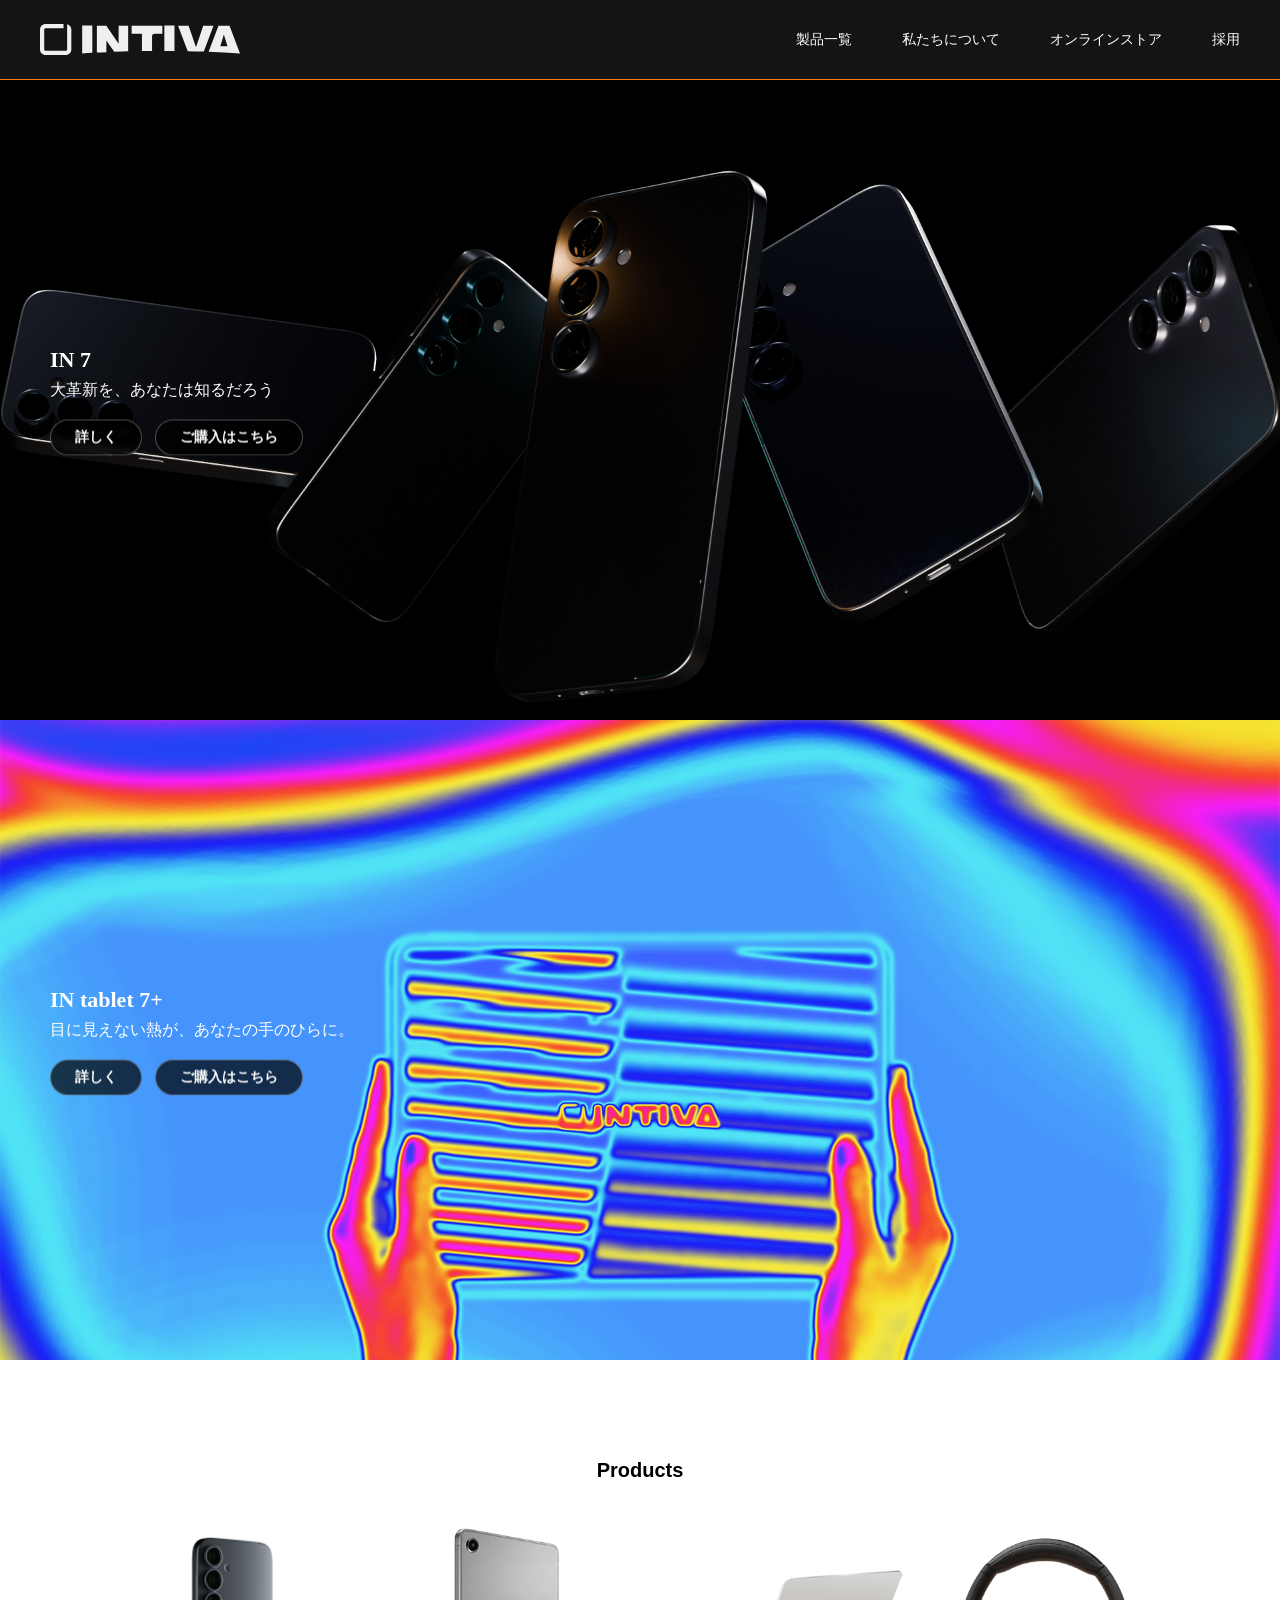
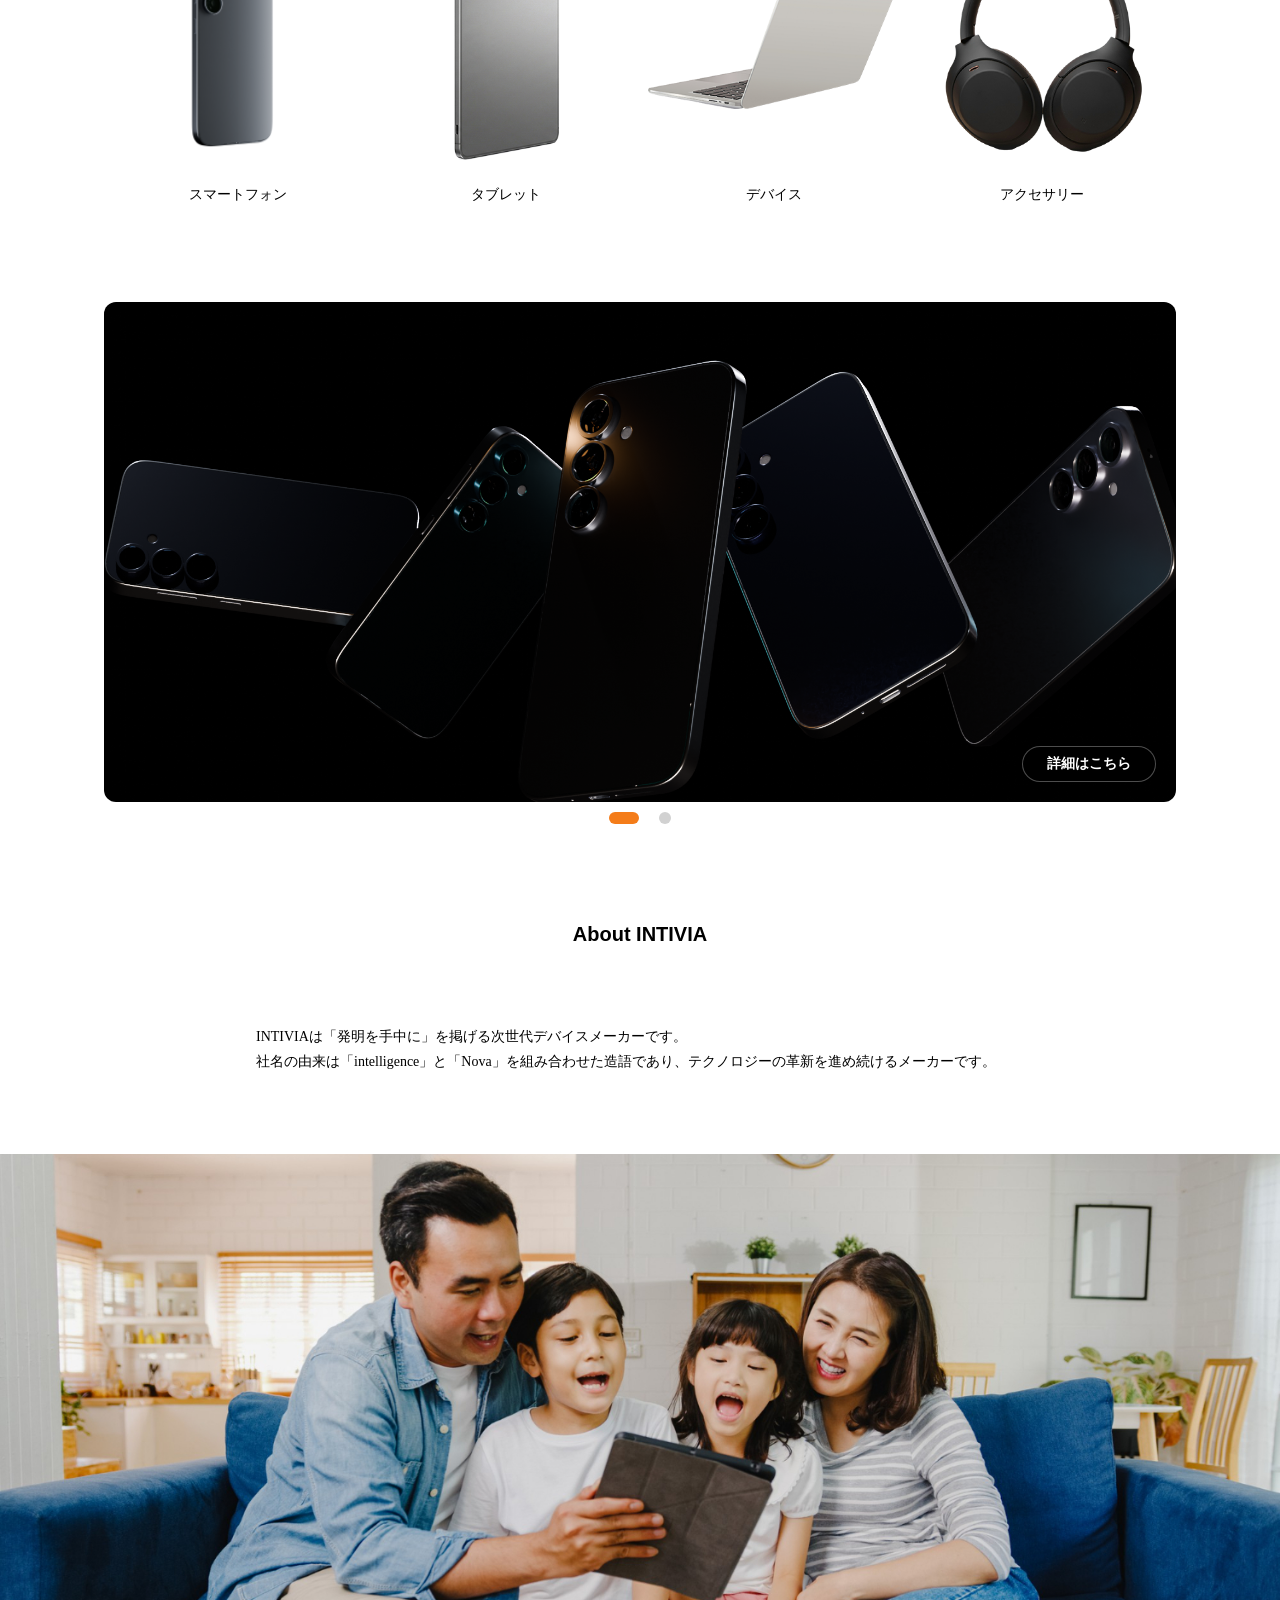
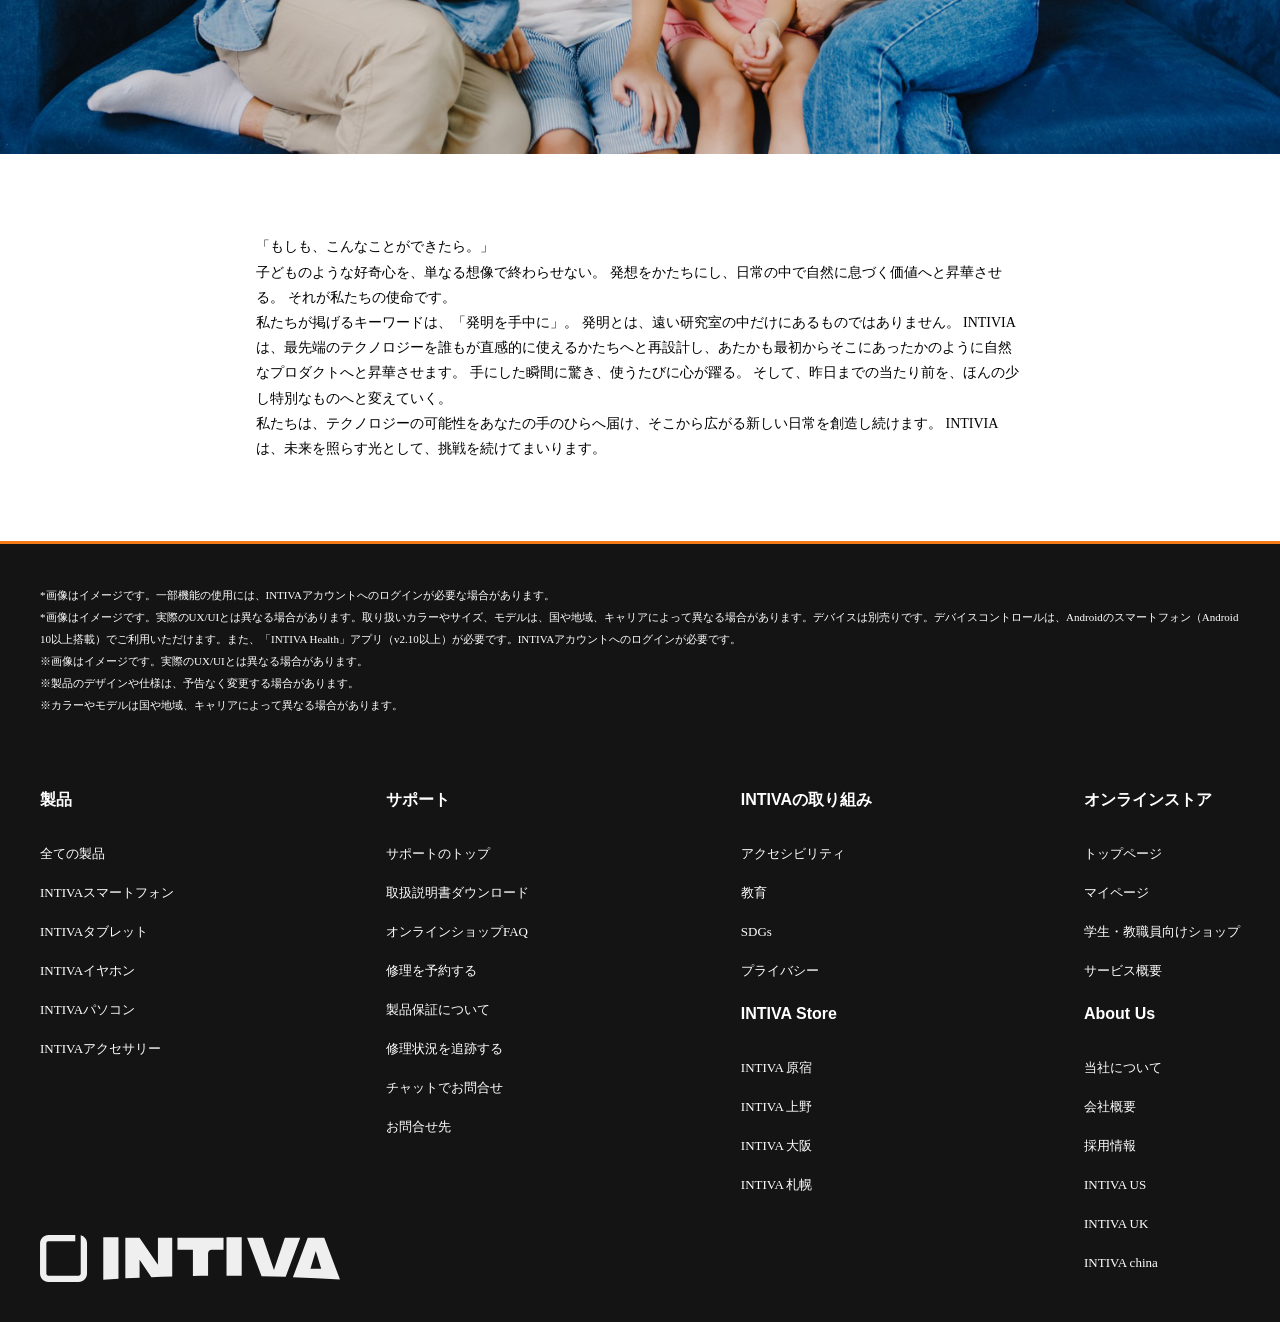
<file: index.html>
<!DOCTYPE html>
<html lang="ja">

<head>
    <meta charset="UTF-8">
    <meta name="viewport" content="width=device-width, initial-scale=1.0">
    <title>Document</title>
    <link rel="stylesheet" href="css/reset.css">
    <script src="https://ajax.googleapis.com/ajax/libs/jquery/3.7.1/jquery.min.js"></script>
    <script defer src="./js/slick.min.js"></script>
    <script defer src="./js/script.js"></script>
    <link rel="stylesheet" href="css/slick.css">
    <link rel="stylesheet" href="css/style.css">
    <link rel="stylesheet" href="css/common.css">
</head>

<body>
    <header>
        <a class="logo" href=""><img src="./img/intiva_logo.svg" alt=""></svg></a>
        <input type="checkbox" id="menu-toggle" class="menu-checkbox">
        <label for="menu-toggle" class="hamburger">
            <span></span>
            <span></span>
            <span></span>
        </label>
        <nav class="nav-menu">
            <ul>
                <li><a href="">製品一覧</a></li>
                <li><a href="./campaign/index.html">私たちについて</a></li>
                <li><a href="">オンラインストア</a></li>
                <li><a href="">採用</a></li>
            </ul>
        </nav>
    </header>
    <main>
        <section class="fv">
            <div class="fv-01">
                <img src="./img/TOP.png" alt="">
                <div class="fv-text">
                    <div class="fv-title">
                        <h6>IN 7</h6>
                        <p>
                            大革新を、あなたは知るだろう<br>
                        </p>
                    </div>
                    <a href="./product/index.html">詳しく</a>
                    <a href="">ご購入はこちら</a>
                </div>
            </div>
            <div class="fv-02">
                <img src="./img/tablet.jpg" alt="">
                <div class="fv-text">
                    <div class="fv-title">
                        <h6>IN tablet 7+</h6>
                        <p>
                            目に見えない熱が、あなたの手のひらに。<br>
                        </p>
                    </div>
                    <a href="">詳しく</a>
                    <a href="">ご購入はこちら</a>
                </div>
            </div>
        </section>
        <section class="product">
            <h3>Products</h3>
            <section class="catalog">
                <div>
                    <img src="./img/01.png" alt="">
                    <p>スマートフォン</p>
                </div>
                <div>
                    <img src="./img/tablet.png" alt="">
                    <p>タブレット</p>
                </div>
                <div>
                    <img src="./img/PC.png" alt="">
                    <p>デバイス</p>
                </div>
                <div>
                    <img src="./img/accessory.png" alt="">
                    <p>アクセサリー</p>
                </div>
            </section>
            <section class="campaign-wrapper">
                <div class="slider campaign">
                    <div class="slick-item">
                        <img src="./img/TOP.png" alt="キャンペーン1">
                        <a href="#" class="btn-detail">詳細はこちら</a>
                    </div>
                    <div class="slick-item">
                        <img src="./img/tablet.jpg" alt="キャンペーン2">
                        <a href="#" class="btn-detail">詳細はこちら</a>
                    </div>
                </div>
            </section>
        </section>
        <section class="about">
            <h3>About INTIVIA</h3>
            <p>INTIVIAは「発明を手中に」を掲げる次世代デバイスメーカーです。<br>
                社名の由来は「intelligence」と「Nova」を組み合わせた造語であり、テクノロジーの革新を進め続けるメーカーです。</p>
            <img src="./img/family.jpg" alt="">
            <p>
                「もしも、こんなことができたら。」<br>

                子どものような好奇心を、単なる想像で終わらせない。
                発想をかたちにし、日常の中で自然に息づく価値へと昇華させる。
                それが私たちの使命です。<br>

                私たちが掲げるキーワードは、「発明を手中に」。
                発明とは、遠い研究室の中だけにあるものではありません。
                INTIVIAは、最先端のテクノロジーを誰もが直感的に使えるかたちへと再設計し、あたかも最初からそこにあったかのように自然なプロダクトへと昇華させます。

                手にした瞬間に驚き、使うたびに心が躍る。
                そして、昨日までの当たり前を、ほんの少し特別なものへと変えていく。<br>

                私たちは、テクノロジーの可能性をあなたの手のひらへ届け、そこから広がる新しい日常を創造し続けます。
                INTIVIAは、未来を照らす光として、挑戦を続けてまいります。
            </p>
        </section>
    </main>
    <footer>
        <p>
            *画像はイメージです。一部機能の使用には、INTIVAアカウントへのログインが必要な場合があります。<br>
            *画像はイメージです。実際のUX/UIとは異なる場合があります。取り扱いカラーやサイズ、モデルは、国や地域、キャリアによって異なる場合があります。デバイスは別売りです。デバイスコントロールは、Androidのスマートフォン（Android
            10以上搭載）でご利用いただけます。また、「INTIVA Health」アプリ（v2.10以上）が必要です。INTIVAアカウントへのログインが必要です。<br>
            ※画像はイメージです。実際のUX/UIとは異なる場合があります。<br>
            ※製品のデザインや仕様は、予告なく変更する場合があります。<br>
            ※カラーやモデルは国や地域、キャリアによって異なる場合があります。<br>
        </p>
        <section class="f-content">
            <div class="f-product">
                <h3>製品</h3>
                <ul class="content">
                    <li>全ての製品</li>
                    <li>INTIVAスマートフォン</li>
                    <li>INTIVAタブレット</li>
                    <li>INTIVAイヤホン</li>
                    <li>INTIVAパソコン</li>
                    <li>INTIVAアクセサリー</li>
                </ul>
            </div>
            <div class="f-support">
                <h3>サポート</h3>
                <ul class="content">
                    <li>サポートのトップ</li>
                    <li>取扱説明書ダウンロード</li>
                    <li>オンラインショップFAQ</li>
                    <li>修理を予約する</li>
                    <li>製品保証について</li>
                    <li>修理状況を追跡する</li>
                    <li>チャットでお問合せ</li>
                    <li>お問合せ先</li>
                </ul>
            </div>
            <div>
                <div class="f-action">
                    <h3>INTIVAの取り組み</h3>
                    <ul class="content">
                        <li>アクセシビリティ</li>
                        <li>教育</li>
                        <li>SDGs</li>
                        <li>プライバシー</li>
                    </ul>
                </div>
                <div class="f-store">
                    <h3>INTIVA Store</h3>
                    <ul class="content">
                        <li>INTIVA 原宿</li>
                        <li>INTIVA 上野</li>
                        <li>INTIVA 大阪</li>
                        <li>INTIVA 札幌</li>
                    </ul>
                </div>
            </div>
            <div>
                <div class="f-page">
                    <h3>オンラインストア</h3>
                    <ul class="content">
                        <li>トップページ</li>
                        <li>マイページ</li>
                        <li>学生・教職員向けショップ</li>
                        <li>サービス概要</li>
                    </ul>
                </div>
                <div class="f-about">
                    <h3>About Us</h3>
                    <ul class="content">
                        <li>当社について</li>
                        <li>会社概要</li>
                        <li>採用情報</li>
                        <li>INTIVA US</li>
                        <li>INTIVA UK</li>
                        <li>INTIVA china</li>
                    </ul>
                </div>
            </div>
        </section>
        <a class="logo" href=""><img src="./img/intiva_logo.svg" alt=""></svg></a>
    </footer>
</body>

</html>
</file>
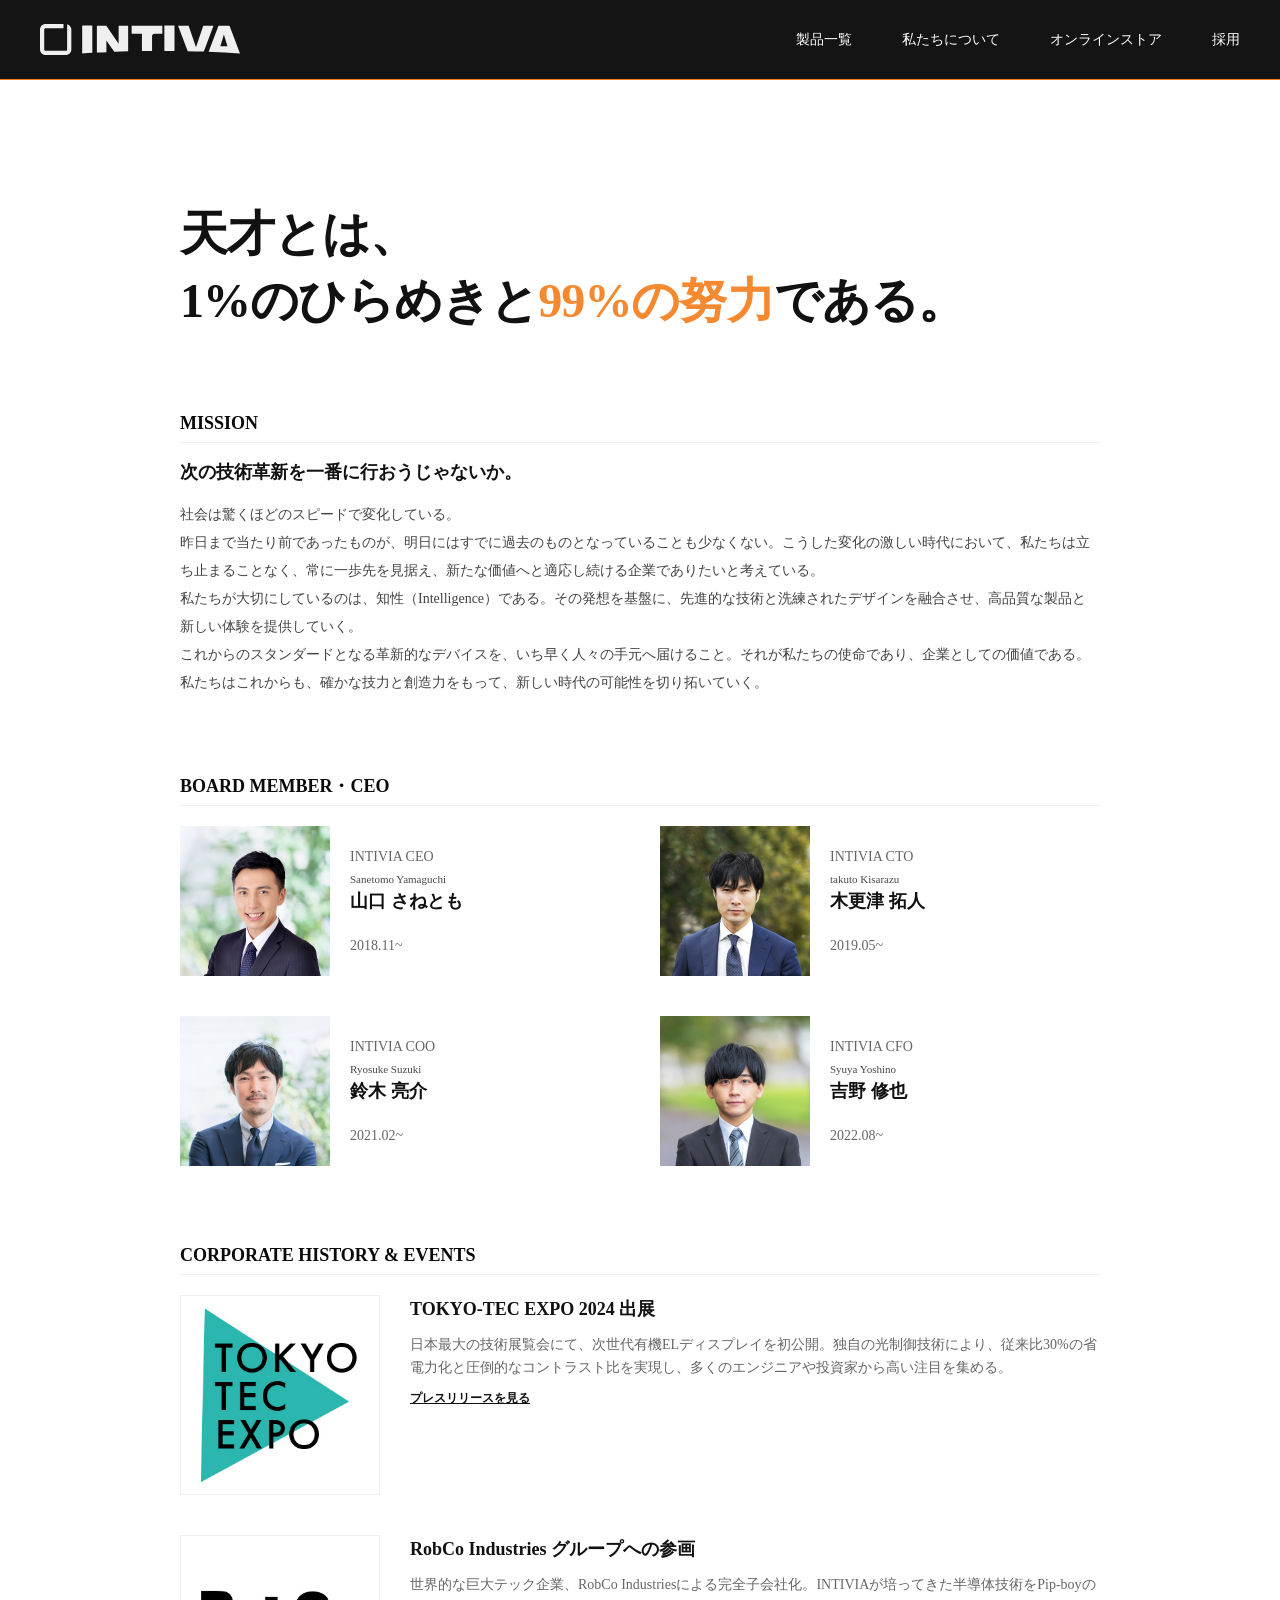
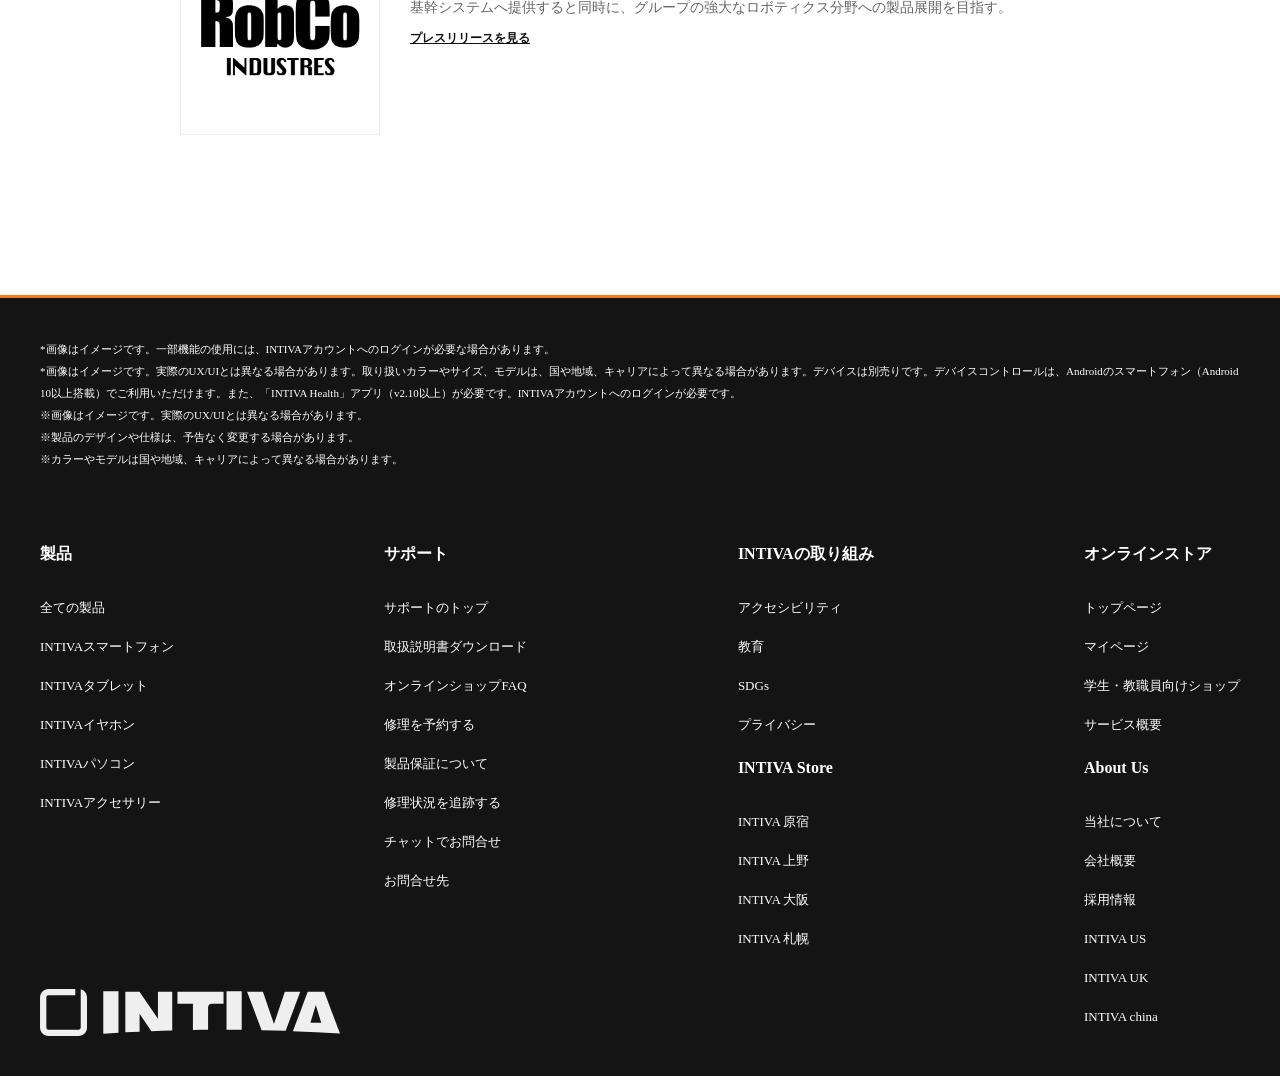
<file: campaign/index.html>
<!DOCTYPE html>
<html lang="ja">

<head>
    <meta charset="UTF-8">
    <meta name="viewport" content="width=device-width, initial-scale=1.0">
    <title>Document</title>
    <link rel="stylesheet" href="../css/reset.css">
    <script src="https://ajax.googleapis.com/ajax/libs/jquery/3.7.1/jquery.min.js"></script>
    <script defer src="../js/slick.min.js"></script>
    <script defer src="../js/script.js"></script>
    <link rel="stylesheet" href="../css/slick.css">
    <link rel="stylesheet" href="../css/style-aboutus.css">
    <link rel="stylesheet" href="../css/common.css">
</head>

<body>
    <header>
        <a class="logo" href="../index.html"><img src="../img/intiva_logo.svg" alt=""></svg></a>
        <input type="checkbox" id="menu-toggle" class="menu-checkbox">
        <label for="menu-toggle" class="hamburger">
            <span></span>
            <span></span>
            <span></span>
        </label>
        <nav class="nav-menu">
            <ul>
                <li><a href="">製品一覧</a></li>
                <li><a href="../campaign/index.html">私たちについて
                </a></li>
                <li><a href="">オンラインストア</a></li>
                <li><a href="">採用</a></li>
            </ul>
        </nav>
    </header>
    <main>
        <section class="brand-philosophy">
            <div class="philosophy-container">
                <h3 class="philosophy-title">天才とは、<br>
                    1%のひらめきと<span>99%の努力</span>である。</h3>
                
                <dl class="philosophy-list">
                    <dd class="label">mission</dd>
                    <dt class="mission-text">
                        <h6>次の技術革新を一番に行おうじゃないか。</h6>
                        <p>
                            社会は驚くほどのスピードで変化している。<br>
                            昨日まで当たり前であったものが、明日にはすでに過去のものとなっていることも少なくない。こうした変化の激しい時代において、私たちは立ち止まることなく、常に一歩先を見据え、新たな価値へと適応し続ける企業でありたいと考えている。<br>
                            私たちが大切にしているのは、知性（Intelligence）である。その発想を基盤に、先進的な技術と洗練されたデザインを融合させ、高品質な製品と新しい体験を提供していく。<br>
                            これからのスタンダードとなる革新的なデバイスを、いち早く人々の手元へ届けること。それが私たちの使命であり、企業としての価値である。<br>
                            私たちはこれからも、確かな技力と創造力をもって、新しい時代の可能性を切り拓いていく。
                        </p>
                    </dt>
        
                    <dd class="label">board member・CEO</dd>
                    <dt class="member-grid">
                        <div class="member-item">
                            <img src="../img/about02.jpg">
                            <p>INTIVIA CEO<br><span>Sanetomo Yamaguchi</span><strong>山口 さねとも</strong><br>2018.11~</p>
                        </div>                        
                        <div class="member-item">
                            <img src="../img/about04.jpg">
                            <p>INTIVIA CTO<br><span>takuto Kisarazu</span><strong>木更津 拓人</strong><br>2019.05~</p>
                        </div>                        
                        <div class="member-item">
                            <img src="../img/about03.jpg">
                            <p>INTIVIA COO<br><span>Ryosuke Suzuki</span><strong>鈴木 亮介</strong><br>2021.02~</p>
                        </div>                        
                        <div class="member-item">
                            <img src="../img/about01.jpg">
                            <p>INTIVIA CFO<br><span>Syuya Yoshino</span><strong>吉野 修也</strong><br>2022.08~</p>
                        </div>
                    </dt>
         
                    <dd class="label">Corporate History & Events</dd>
                    <dt class="award-item">
                        <img src="../img/tokyo-tec.jpg">
                        <div class="award-text">
                            <strong>TOKYO-TEC EXPO 2024 出展</strong>
                            <p>日本最大の技術展覧会にて、次世代有機ELディスプレイを初公開。独自の光制御技術により、従来比30%の省電力化と圧倒的なコントラスト比を実現し、多くのエンジニアや投資家から高い注目を集める。</p>
                            <a href="">プレスリリースを見る</a>
                        </div>
                    </dt>
                    <dt class="award-item">
                        <img src="../img/robco.jpg">
                        <div class="award-text">
                            <strong>RobCo Industries グループへの参画</strong>
                            <p>世界的な巨大テック企業、RobCo Industriesによる完全子会社化。INTIVIAが培ってきた半導体技術をPip-boyの基幹システムへ提供すると同時に、グループの強大なロボティクス分野への製品展開を目指す。</p>
                            <a href="">プレスリリースを見る</a>
                        </div>
                    </dt>
                </dl>
            </div>
        </section>
    </main>
    <footer>
        <p>
            *画像はイメージです。一部機能の使用には、INTIVAアカウントへのログインが必要な場合があります。<br>
            *画像はイメージです。実際のUX/UIとは異なる場合があります。取り扱いカラーやサイズ、モデルは、国や地域、キャリアによって異なる場合があります。デバイスは別売りです。デバイスコントロールは、Androidのスマートフォン（Android
            10以上搭載）でご利用いただけます。また、「INTIVA Health」アプリ（v2.10以上）が必要です。INTIVAアカウントへのログインが必要です。<br>
            ※画像はイメージです。実際のUX/UIとは異なる場合があります。<br>
            ※製品のデザインや仕様は、予告なく変更する場合があります。<br>
            ※カラーやモデルは国や地域、キャリアによって異なる場合があります。<br>
        </p>
        <section class="f-content">
            <div class="f-product">
                <h3>製品</h3>
                <ul class="content">
                    <li>全ての製品</li>
                    <li>INTIVAスマートフォン</li>
                    <li>INTIVAタブレット</li>
                    <li>INTIVAイヤホン</li>
                    <li>INTIVAパソコン</li>
                    <li>INTIVAアクセサリー</li>
                </ul>
            </div>
            <div class="f-support">
                <h3>サポート</h3>
                <ul class="content">
                    <li>サポートのトップ</li>
                    <li>取扱説明書ダウンロード</li>
                    <li>オンラインショップFAQ</li>
                    <li>修理を予約する</li>
                    <li>製品保証について</li>
                    <li>修理状況を追跡する</li>
                    <li>チャットでお問合せ</li>
                    <li>お問合せ先</li>
                </ul>
            </div>
            <div>
                <div class="f-action">
                    <h3>INTIVAの取り組み</h3>
                    <ul class="content">
                        <li>アクセシビリティ</li>
                        <li>教育</li>
                        <li>SDGs</li>
                        <li>プライバシー</li>
                    </ul>
                </div>
                <div class="f-store">
                    <h3>INTIVA Store</h3>
                    <ul class="content">
                        <li>INTIVA 原宿</li>
                        <li>INTIVA 上野</li>
                        <li>INTIVA 大阪</li>
                        <li>INTIVA 札幌</li>
                    </ul>
                </div>
            </div>
            <div>
                <div class="f-page">
                    <h3>オンラインストア</h3>
                    <ul class="content">
                        <li>トップページ</li>
                        <li>マイページ</li>
                        <li>学生・教職員向けショップ</li>
                        <li>サービス概要</li>
                    </ul>
                </div>
                <div class="f-about">
                    <h3>About Us</h3>
                    <ul class="content">
                        <li>当社について</li>
                        <li>会社概要</li>
                        <li>採用情報</li>
                        <li>INTIVA US</li>
                        <li>INTIVA UK</li>
                        <li>INTIVA china</li>
                    </ul>
                </div>
            </div>
        </section>
        <a class="logo" href=""><img src="../img/intiva_logo.svg" alt=""></svg></a>
    </footer>
</body>

</html>
</file>
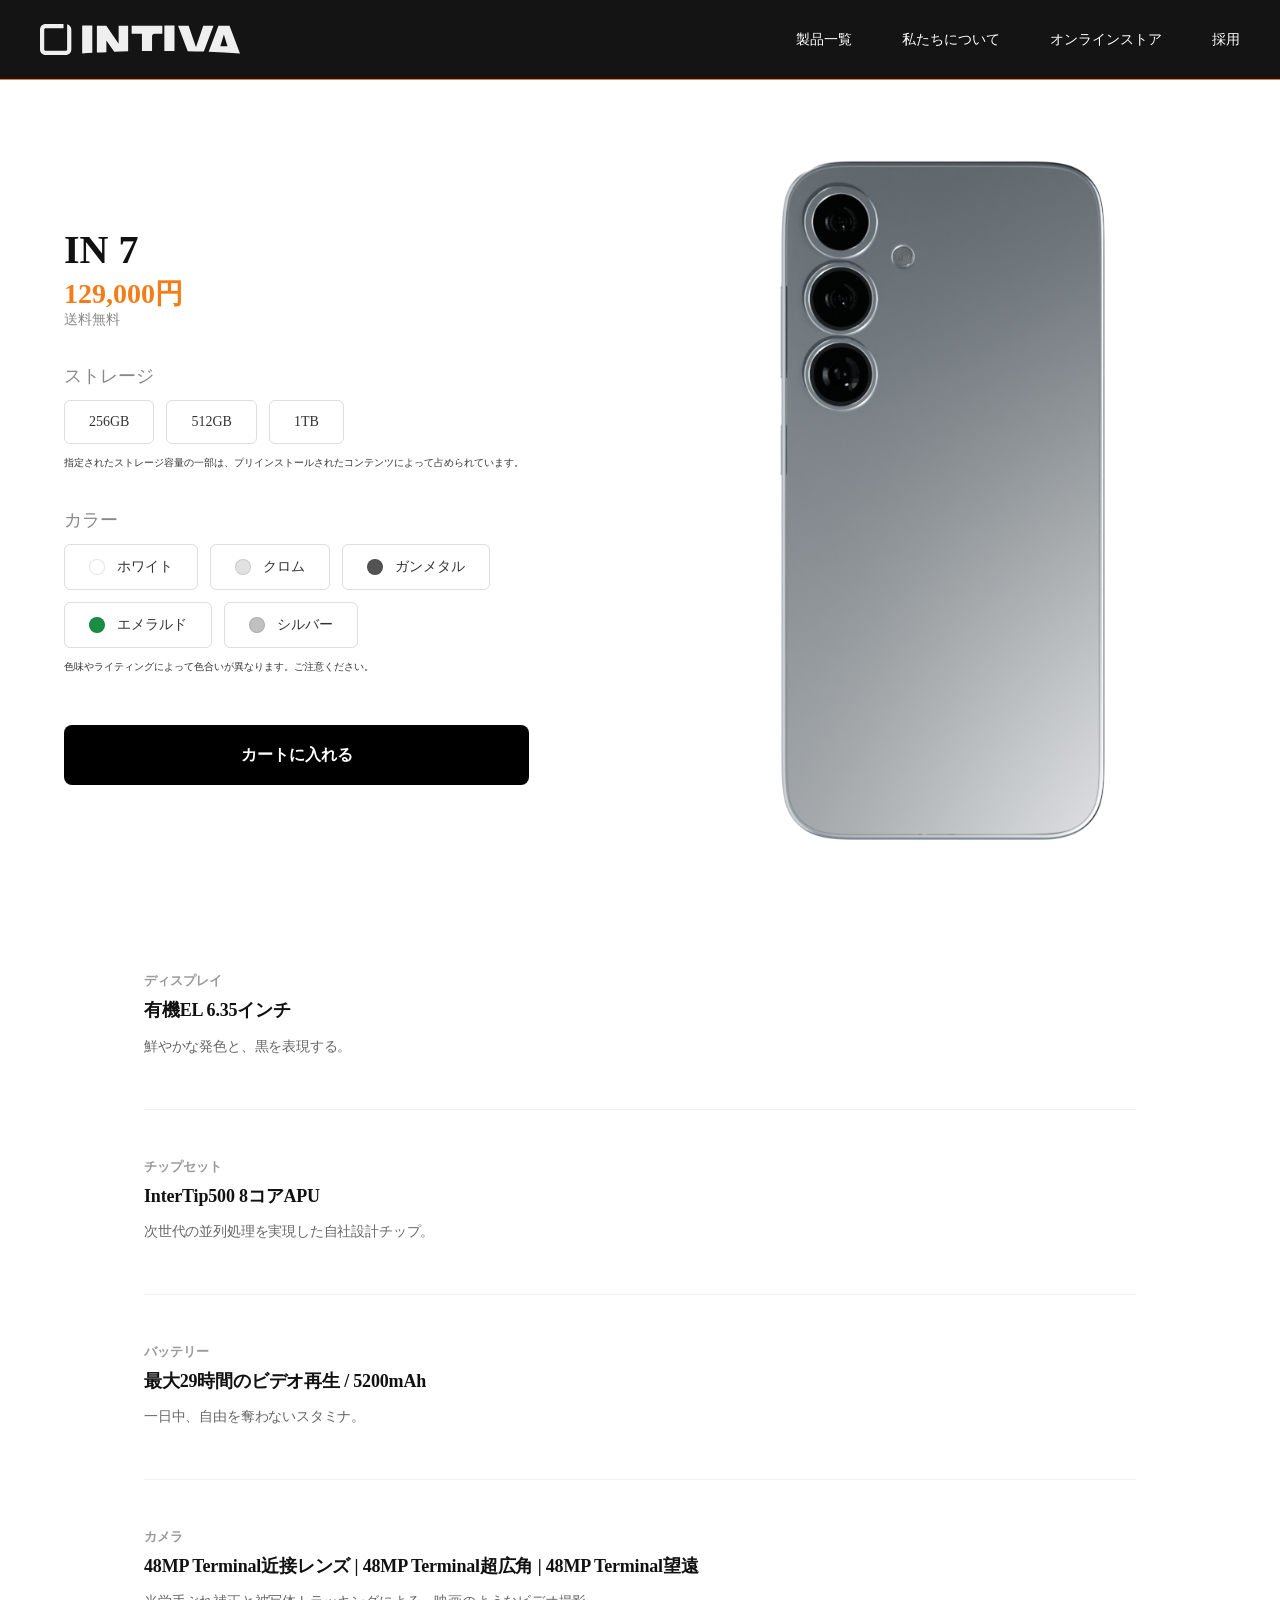
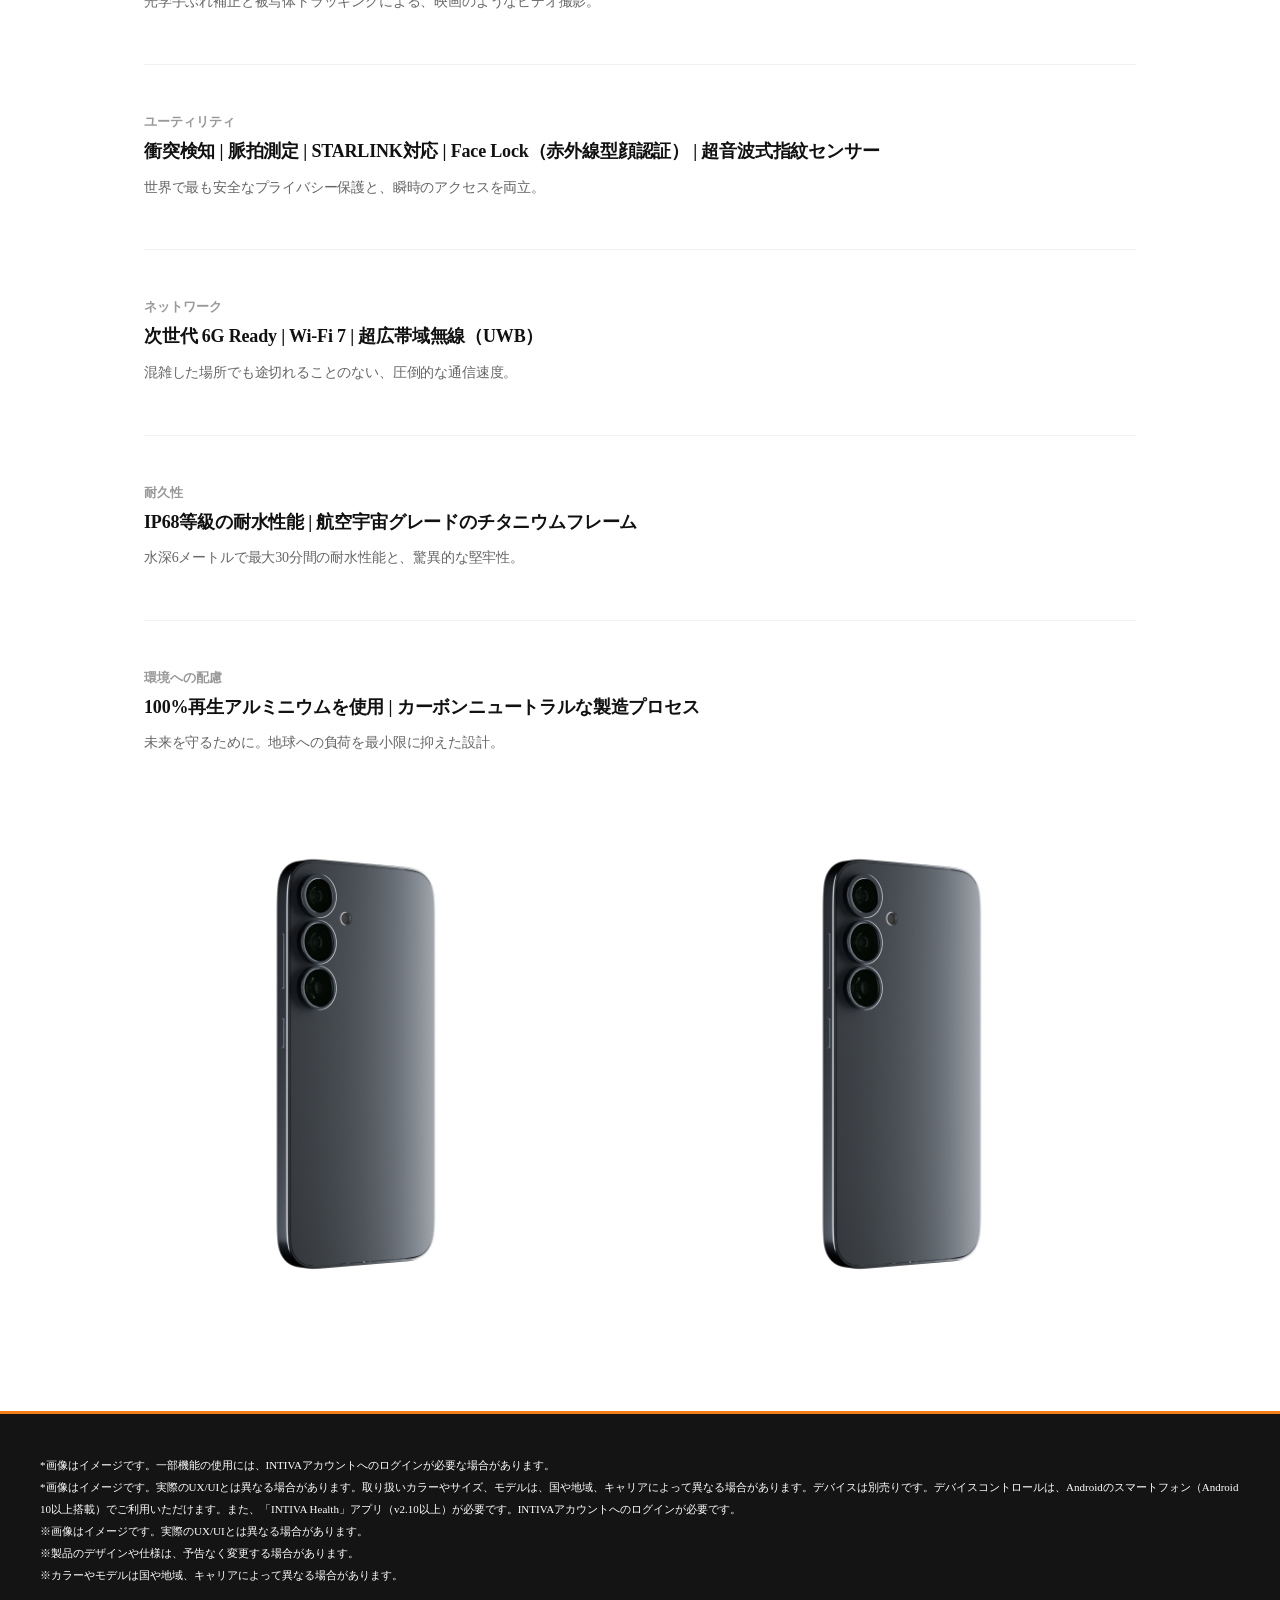
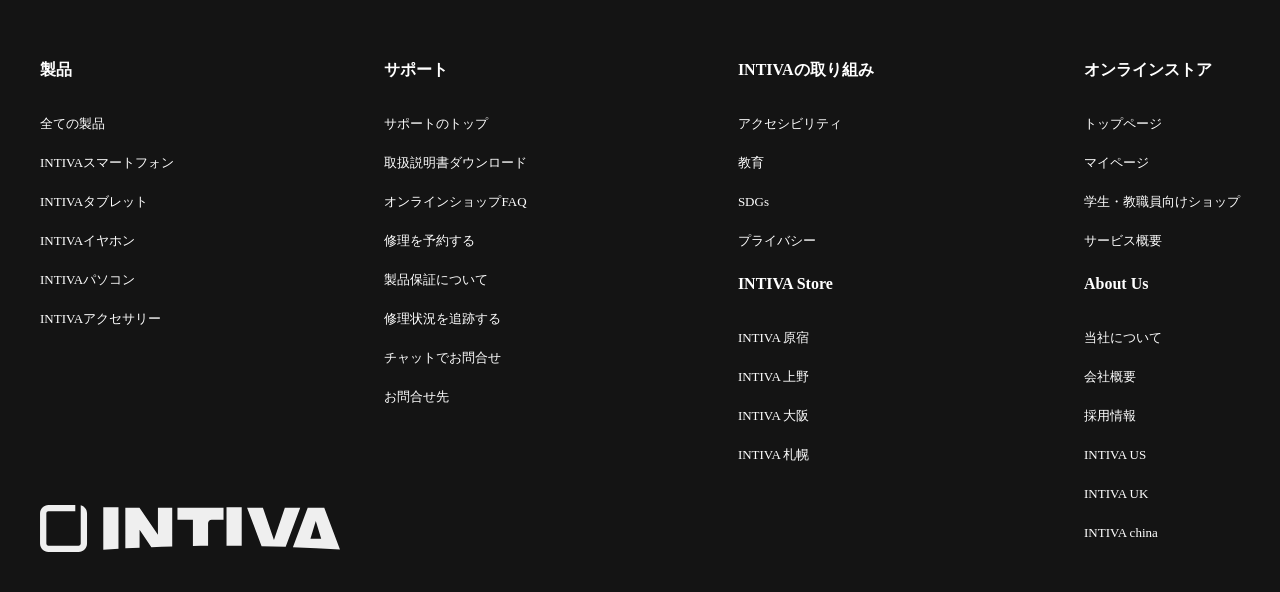
<file: product/index.html>
<!DOCTYPE html>
<html lang="ja">

<head>
    <meta charset="UTF-8">
    <meta name="viewport" content="width=device-width, initial-scale=1.0">
    <title>Document</title>
    <link rel="stylesheet" href="../css/reset.css">
    <script src="https://ajax.googleapis.com/ajax/libs/jquery/3.7.1/jquery.min.js"></script>
    <script defer src="../js/slick.min.js"></script>
    <script defer src="../js/script.js"></script>
    <link rel="stylesheet" href="../css/slick.css">
    <link rel="stylesheet" href="../css/style-product.css">
    <link rel="stylesheet" href="../css/common.css">
</head>

<body>
    <header>
        <a class="logo" href="../index.html"><img src="../img/intiva_logo.svg" alt=""></svg></a>
        <input type="checkbox" id="menu-toggle" class="menu-checkbox">
        <label for="menu-toggle" class="hamburger">
            <span></span>
            <span></span>
            <span></span>
        </label>
        <nav class="nav-menu">
            <ul>
                <li><a href="">製品一覧</a></li>
                <li><a href="../campaign/index.html">私たちについて</a></li>
                <li><a href="">オンラインストア</a></li>
                <li><a href="">採用</a></li>
            </ul>
        </nav>
    </header>
    <main>
        <section class="product-page">
            <div class="product-main">
                <div class="product-gallery">
                    <img src="../img/0102.png" alt="IN 7 本体画像" class="main-img">
                </div>
                <div class="info">
                    <div class="product-info">
                        <h1 class="product-name">IN 7</h1>
                        <p class="product-price">129,000<span>円</span></p>
                        <p class="shipping-info">送料無料</p>
                    </div>
                    <div class="product-selection">
                        <div class="select-group">
                            <h3>ストレージ</h3>
                            <ul class="option-list storage">
                                <li>256GB</li>
                                <li>512GB</li>
                                <li>1TB</li>
                            </ul>
                            <p>
                                指定されたストレージ容量の一部は、プリインストールされたコンテンツによって占められています。
                            </p>
                        </div>

                        <div class="select-group">
                            <h3>カラー</h3>
                            <ul class="option-list colors">
                                <li class="color-white">ホワイト</li>
                                <li class="color-chrome">クロム</li>
                                <li class="color-gunmetal">ガンメタル</li>
                                <li class="color-green">エメラルド</li>
                                <li class="color-silver">シルバー</li>
                            </ul>
                            <p>
                                色味やライティングによって色合いが異なります。ご注意ください。
                            </p>
                        </div>
                    </div>
                    <div class="product-action">
                        <a href="" class="btn-cart">カートに入れる</a>
                    </div>
                </div>
            </div>
            <section class="product-detail">
                <div class="spec-container">
                    <dl class="spec-list">
                        <dt>ディスプレイ</dt>
                        <dd>
                            有機EL 6.35インチ
                            <span>鮮やかな発色と、黒を表現する。</span>
                        </dd>

                        <dt>チップセット</dt>
                        <dd>
                            InterTip500 8コアAPU
                            <span>次世代の並列処理を実現した自社設計チップ。</span>
                        </dd>

                        <dt>バッテリー</dt>
                        <dd>
                            最大29時間のビデオ再生 / 5200mAh
                            <span>一日中、自由を奪わないスタミナ。</span>
                        </dd>

                        <dt>カメラ</dt>
                        <dd>48MP Terminal近接レンズ | 48MP Terminal超広角 | 48MP Terminal望遠
                            <span>光学手ぶれ補正と被写体トラッキングによる、映画のようなビデオ撮影。</span>
                        </dd>

                        <dt>ユーティリティ</dt>
                        <dd>
                            衝突検知 | 脈拍測定 | STARLINK対応 |
                            Face Lock（赤外線型顔認証） | 超音波式指紋センサー
                            <span>世界で最も安全なプライバシー保護と、瞬時のアクセスを両立。</span>
                        </dd>

                        <dt>ネットワーク</dt>
                        <dd>
                            次世代 6G Ready | Wi-Fi 7 | 超広帯域無線（UWB）
                            <span>混雑した場所でも途切れることのない、圧倒的な通信速度。</span>
                        </dd>

                        <dt>耐久性</dt>
                        <dd>
                            IP68等級の耐水性能 | 航空宇宙グレードのチタニウムフレーム
                            <span>水深6メートルで最大30分間の耐水性能と、驚異的な堅牢性。</span>
                        </dd>

                        <dt>環境への配慮</dt>
                        <dd>
                            100%再生アルミニウムを使用 | カーボンニュートラルな製造プロセス
                            <span>未来を守るために。地球への負荷を最小限に抑えた設計。</span>
                        </dd>
                    </dl>
                </div>
                <div class="detail-pics">
                    <img src="../img/01.png" alt="詳細画像1">
                    <img src="../img/01.png" alt="詳細画像2">
                </div>
            </section>
        </section>
    </main>
    <footer>
        <p>
            *画像はイメージです。一部機能の使用には、INTIVAアカウントへのログインが必要な場合があります。<br>
            *画像はイメージです。実際のUX/UIとは異なる場合があります。取り扱いカラーやサイズ、モデルは、国や地域、キャリアによって異なる場合があります。デバイスは別売りです。デバイスコントロールは、Androidのスマートフォン（Android
            10以上搭載）でご利用いただけます。また、「INTIVA Health」アプリ（v2.10以上）が必要です。INTIVAアカウントへのログインが必要です。<br>
            ※画像はイメージです。実際のUX/UIとは異なる場合があります。<br>
            ※製品のデザインや仕様は、予告なく変更する場合があります。<br>
            ※カラーやモデルは国や地域、キャリアによって異なる場合があります。<br>
        </p>
        <section class="f-content">
            <div class="f-product">
                <h3>製品</h3>
                <ul class="content">
                    <li>全ての製品</li>
                    <li>INTIVAスマートフォン</li>
                    <li>INTIVAタブレット</li>
                    <li>INTIVAイヤホン</li>
                    <li>INTIVAパソコン</li>
                    <li>INTIVAアクセサリー</li>
                </ul>
            </div>
            <div class="f-support">
                <h3>サポート</h3>
                <ul class="content">
                    <li>サポートのトップ</li>
                    <li>取扱説明書ダウンロード</li>
                    <li>オンラインショップFAQ</li>
                    <li>修理を予約する</li>
                    <li>製品保証について</li>
                    <li>修理状況を追跡する</li>
                    <li>チャットでお問合せ</li>
                    <li>お問合せ先</li>
                </ul>
            </div>
            <div>
                <div class="f-action">
                    <h3>INTIVAの取り組み</h3>
                    <ul class="content">
                        <li>アクセシビリティ</li>
                        <li>教育</li>
                        <li>SDGs</li>
                        <li>プライバシー</li>
                    </ul>
                </div>
                <div class="f-store">
                    <h3>INTIVA Store</h3>
                    <ul class="content">
                        <li>INTIVA 原宿</li>
                        <li>INTIVA 上野</li>
                        <li>INTIVA 大阪</li>
                        <li>INTIVA 札幌</li>
                    </ul>
                </div>
            </div>
            <div>
                <div class="f-page">
                    <h3>オンラインストア</h3>
                    <ul class="content">
                        <li>トップページ</li>
                        <li>マイページ</li>
                        <li>学生・教職員向けショップ</li>
                        <li>サービス概要</li>
                    </ul>
                </div>
                <div class="f-about">
                    <h3>About Us</h3>
                    <ul class="content">
                        <li>当社について</li>
                        <li>会社概要</li>
                        <li>採用情報</li>
                        <li>INTIVA US</li>
                        <li>INTIVA UK</li>
                        <li>INTIVA china</li>
                    </ul>
                </div>
            </div>
        </section>
        <a class="logo" href=""><img src="../img/intiva_logo.svg" alt=""></svg></a>
    </footer>
</body>

</html>
</file>
<file: css/style.css>
.fv .fv-01,
.fv .fv-02 {
    position: relative;
}

.fv img {
    height: 640px;
    width: 100%;
    object-fit: cover;
}

.fv .fv-text {
    position: absolute;
    top: 50%;
    left: 0;
    transform: translateY(-50%);
    padding: 0 0 0 50px;
    z-index: 5;
}

.fv h6 {
    color: #FFF;
    font-size: 2.2rem;
    line-height: 3rem;
    margin: 0;
    font-weight: 700;
}

.fv p {
    color: #FFF;
    font-size: 1.6rem;
    line-height: 3rem;
    margin: 0;
}

.fv a {
    display: inline-block;
    margin: 15px 10px 0 0; /* 上と右のマージン */
    padding: 10px 24px;
    
    background: rgba(0, 0, 0, 0.7);
    color: #fff ;
    text-decoration: none;
    font-size: 1.4rem;
    font-weight: bold;
    border: 1px solid rgba(255, 255, 255, 0.3);
    border-radius: 50px;
    backdrop-filter: blur(4px);
    transition: all 0.3s ease;
    line-height: 1; /* ボタン内のテキスト中央揃え用 */
}

/* ホバー効果 */
.fv a:hover {
    background: rgba(244, 124, 25, 0.898);
    transform: translateY(-3px);
    box-shadow: 0 5px 15px rgba(0, 0, 0, 0.3);
}

/* ____________________________________________________________ */
.product {
    padding: 100px 5% 0;
    max-width: 1200px;
    margin: 0 auto;
}

h3{
    font-family: "Outfit", sans-serif;
    text-align: center;
    font-size: 2.0rem;
    margin: 0 0 30px;
    font-weight: 700;
}

.catalog {
    display: flex;
    justify-content: space-between;
}

.catalog img {
    width: 300px;
    object-fit: cover;
    gap: 10px;
}
.catalog p {
    margin: 10px 0 0;
    font-size: 1.4rem;
    text-align: center;
}

.campaign{
margin: 0 auto;
overflow: visible;
}
.campaign img {
    margin: 100px 0 0;
    width: 100%;
    height: 500px;
    object-fit: cover;
}
.campaign-wrapper {
    margin: 0 auto;
}

.slick-item {
    position: relative;
    overflow: hidden;
}

.slick-item img {
    display: block;
    width: 100%;
    border-radius: 12px;
}

.btn-detail {
    position: absolute;
    right: 20px;
    bottom: 20px;
    z-index: 5;
    padding: 10px 24px;
    background: rgba(0, 0, 0, 0.7);
    color: #fff;
    text-decoration: none;
    font-size: 14px;
    font-weight: bold;
    border-radius: 50px;
    border: 1px solid rgba(255, 255, 255, 0.3);
    backdrop-filter: blur(4px);
    transition: all 0.3s ease;
}

.btn-detail:hover {
    background: rgba(244, 124, 25, 0.898);
    transform: translateY(-3px);
    box-shadow: 0 5px 15px rgba(0, 0, 0, 0.3);
}

.slick-dots {
    display: flex;
    justify-content: center;
    list-style: none;
}

.slick-dots li {
    margin: 0 10px;
}

.slick-dots li button {
    margin: 10px 0 0;
    display: block;
    width: 12px;
    height: 12px;
    cursor: pointer;
    color: transparent;
    border: 0;
    outline: none;
    background: #d1d1d1;
    border-radius: 20px;
    transition: all 0.3s ease;
}

.slick-dots li.slick-active button {
    background: #f47c19;
    width: 30px;
}
.slick-dots li button:before {
    display: none;
}

.about{
    margin: 100px 0 0;
}
.about p{
    max-width: 60%;
    text-align: left;
    display: block;
    margin: 80px auto ;
    line-height: 1.8;
    font-size: 1.4rem;
}
.about img{
    height: 600px;
    width: 100%;
    object-fit: cover;
}

@media screen and (max-width: 768px) {
    .fv .fv-text {
        top: auto;
        bottom: 30px;
        transform: none;
        padding: 0 20px;
        width: 100%;
        box-sizing: border-box;
    }
    .catalog {
        justify-content: space-between;
        text-align: center;
        display: inline-grid;
        column-gap: 2em;
        grid-template-columns: repeat(2, auto);
    }
    .catalog img {
        object-fit: cover;
    }
    .catalog div{
        margin: 30px;
    }
    .campaign img{
        width: 1000px
    }
}
@media screen and (max-width: 432px) {

    .catalog {
        justify-content: space-between;
        text-align: center;
        display: inline-grid;
        column-gap: 2em;
        grid-template-columns: repeat(1, auto);
    }
}
</file>
<file: css/common.css>
header {
    background-color: rgb(20, 20, 20);
    display: flex;
    justify-content: space-between;
    height: 80px;
    padding: 0 40px;
    align-items: center;
    border-bottom: 1.5px solid #f47c19;
}

header a {
    color: #FFF;
}
.menu-checkbox {
    display: none;
}

.hamburger {
    display: none;
}

.logo {
    filter: invert(100%) sepia(0%) saturate(0%) hue-rotate(93deg) brightness(103%) contrast(103%);
    width: 200px;
}

header ul {
    display: flex;
}

header li {
    margin-right: 50px;
    text-align: center;
    font-size: 1.4rem;
}

header li:last-of-type {
    margin-right: 0px;
}
header a:hover {
    color: #f47c19;
    transition: color 0.3s ease;
}
footer {
    border-top: 3px solid #f47c19;
    background-color: rgb(20, 20, 20);
    padding: 40px;
    font-size: 1.3rem;
    color: #FFF;
    position: relative;
}

footer p {
    line-height: 2;
    font-size: 1.1rem;
    margin: 0 0 60px;
}

footer h3 {
    font-size: 1.6rem;
    font-weight: 600;
    margin: 0 0 10px;
    text-align: left;
}

footer div {
    line-height: 3;
}

footer .f-content {
    display: flex;
    justify-content: space-between;
}
.content {
    max-height:initial;
}
footer .logo{
    position: absolute;
    bottom: 40px;
    left: 40px;
    min-width: 300px;
}
@media screen and (max-width: 768px) {
    header ul {
        display: block ;
    }
    .hamburger {
        display: block;
        position: relative;
        width: 30px;
        height: 24px;
        z-index: 100;
        cursor: pointer;
    }

    .hamburger span {
        position: absolute;
        left: 0;
        width: 100%;
        height: 2px;
        background-color: #fff;
        transition: all 0.3s;
    }

    .hamburger span:nth-child(1) { top: 0; }
    .hamburger span:nth-child(2) { top: 11px; }
    .hamburger span:nth-child(3) { bottom: 0; }

    .nav-menu {
        position: fixed;
        top: 0;
        right: -100%;
        width: 100%;
        height: 100vh;
        background: rgba(20, 20, 20, 0.98);
        transition: all 0.4s ease;
        z-index: 90;
        display: flex;
        align-items: center;
        justify-content: center;
    }

    header ul li {
        text-align: center;
        margin: 0 0 50px;
        font-size: 1.5rem;
    }

    .menu-checkbox:checked ~ .nav-menu {
        right: 0;
    }
    .menu-checkbox:checked ~ .hamburger span:nth-child(1) {
        transform: translateY(11px) rotate(-45deg);
    }
    .menu-checkbox:checked ~ .hamburger span:nth-child(2) {
        opacity: 0;
    }
    .menu-checkbox:checked ~ .hamburger span:nth-child(3) {
        transform: translateY(-11px) rotate(45deg);
    }

    footer h3 {
        margin: 10px 0 10px;
    }
    footer .f-content {
        display: block;
        justify-content: space-between;
    }

    footer h3 {

        position: relative;
        padding-right: 20px;
    }

    footer h3::after {
        content: "＋";
        position: absolute;
        right: 0;
        transition: transform 0.3s ease;
    }

    footer h3.open::after {
        content: "−";
    }

    footer .content {
        max-height: 0;
        overflow: hidden;
        transition: max-height 0.35s ease;
    }

    footer .content.open {
        max-height: 500px;
    }
    footer .logo{
        position: initial;
        display: flex;
        justify-content: center;
        margin: 20px auto 0;
        width: 200px;
        bottom: initial;
        left: initial;
    }
        .btn-detail {
            right: 10px;  /* スマホでは少し端に寄せる */
            bottom: 10px;
            padding: 8px 16px; /* ボタンを少し小さく */
            font-size: 12px;
        }
}
</file>
<file: css/style-aboutus.css>
.brand-philosophy {
    padding: 120px 0;
    background: #fff;
    color: #111;
}

.philosophy-container {
    max-width: 1000px;
    margin: 0 auto;
    padding: 0 40px;
}

.philosophy-title {
    font-size: 4.8rem;
    font-weight: 700;
    text-align: left;
    margin-bottom: 80px;
    letter-spacing: -0.02em;
    line-height: 1.4;
}
.philosophy-title span{
    color: rgba(244, 124, 25, 0.898);

}

.label {
    font-size: 1.8rem;
    font-weight: 700;
    text-transform: uppercase;
    color: #090909;
    margin-bottom: 20px;
    border-bottom: 1px solid #eee;
    padding-bottom: 10px;
}

.mission-text h6 {
    font-size: 1.8rem;
    margin-bottom: 20px;
    font-weight: 700;
}

.mission-text p {
    font-size: 1.4rem;
    line-height: 2;
    color: #444;
    margin-bottom: 80px;
}

.member-grid {
    display: grid;
    grid-template-columns: repeat(2, 1fr);
    gap: 40px;
    margin-bottom: 80px;
}

.member-item {
    display: flex;
    gap: 20px;
    align-items: center;
}

.member-item img {
    width: 150px;
    height: 150px;
    object-fit: cover;
    transition: filter 0.3s;
}

.member-item:hover img {
    filter: grayscale(0%);
}

.member-item p {
    font-size: 1.4rem;
    line-height: 1.6;
    color: #666;
}

.member-item strong {
    display: block;
    font-size: 1.8rem;
    color: #111;
    margin: 4px 0;
    line-height: 0.75;
}

.member-item span {
    font-size: 1.1rem;
    color: #484848;
}

.award-item {
    display: flex;
    gap: 30px;
    margin-bottom: 40px;
    line-height: 1.6;
    font-size: 1.4;
}

.award-item img {
    width: 200px;
    height: 200px;
    border: 1px solid #eee;
}

.award-text strong {
    display: block;
    font-size: 1.8rem;
    margin-bottom: 10px;
}

.award-text p {
    font-size: 1.4rem;
    color: #666;
    margin-bottom: 10px;
}

.award-text a {
    color: #111;
    font-weight: 700;
    text-decoration: underline;
    font-size: 1.2rem;
}

/* スマホ対応 */
@media (max-width: 768px) {
    .member-grid {
        grid-template-columns: 1fr;
    }
    .award-item {
        flex-direction: column;
    }
}
</file>
<file: css/style-product.css>
/* --- レイアウト全体 --- */
.product-page {
    margin: 0 auto;
    color: #333;
}

/* --- メインセクション --- */
.product-main {
    margin:  calc(50% - 50vw);  /* 画面幅いっぱいにはみ出させるためのネガティブマージン */
    display: flex;
    flex-direction: row-reverse;
    margin-bottom: 40px;
}

.product-gallery {
    position: static;
    display: grid;
    place-items: center;
    overflow: hidden;
}

.product-gallery img {
    margin: auto 0;
    grid-area: 1 / 1;
    width: 70%;
    aspect-ratio: 9 / 16;
    object-fit: cover;
    border-radius: 0 0 0 20px;
    transition: opacity 1.0s ease-in-out;
    opacity: 1;
}

.is-old {
    opacity: 0;
}
.info{
    padding:5%;
    margin: auto 0;
}
.product-info {
    flex: 1;
}


/* --- テキスト情報 --- */
.product-name {
    font-size: 4rem;
    font-weight: 700;
    color: #111;
    margin-bottom: 10px;
}

.product-price {
    font-size: 2.8rem;
    font-weight: 600;
    color: #f47c19; /* オレンジはそのままアクセントに */
    margin-bottom: 5px;
}
.shipping-info {
    font-size: 1.4rem;
    color: #888;
}

.select-group h3 {
    font-size: 1.8rem;
    margin: 40px 0 15px;
    color: #888;
}
.select-group p{
    margin: 10px 0 0 0;
    line-height: 1.7;
}

.option-list {
    display: flex;
    flex-wrap: wrap;
    gap: 12px;
    list-style: none;
    padding: 0;
}

.option-list li {
    display: flex;
    align-items: center;
    padding: 14px 24px;
    border: 1px solid #ddd; /* 薄いグレーの線 */
    border-radius: 6px;
    cursor: pointer;
    font-size: 1.4rem;
    font-weight: 500;
    transition: all 0.2s ease;
}

.option-list li.active {
    background: #000;
    border-color: #000;
    color: #fff;
}

.colors li::before {
    content: "";
    display: inline-block;
    width: 16px;
    height: 16px;
    border-radius: 50%;
    margin-right: 12px;
    border: 1px solid rgba(0,0,0,0.1);
}

.color-white::before { background: #fff; }
.color-chrome::before { background: #e1e1e1; }
.color-gunmetal::before { background: #535353; }
.color-green::before { background: #1a8e43; }
.color-silver::before { background: #c0c0c0; }

.btn-cart {
    display: block;
    margin-top: 50px;
    padding: 22px;
    background: #000;
    color: #fff;
    text-align: center;
    text-decoration: none;
    font-size: 1.6rem;
    font-weight: bold;
    border-radius: 8px;
    transition: transform 0.2s;
}

.btn-cart:hover {
    background: #f47c19;
    transform: translateY(-2px);
}

.product-detail {
    max-width: 1200px;
    margin: 0 auto;
    padding: 0 5% 80px;
}

.detail-pics {
    display: grid;
    grid-template-columns: 1fr 1fr;
    gap: 20px;
}

.detail-pics img, .detail-size img {
    border-radius: 12px;
    object-fit:cover;

}

.product-spec-detail {
    border-top: 1px solid #111;
    position: relative;
    z-index: 20;
}

.spec-container {
    margin: 0 auto;
    padding: 0 40px;
}

.spec-list {
    display: flex;
    flex-direction: column;
}

.spec-list dt {
    font-size: 1.3rem;
    font-weight: 700;
    color: #999;
    padding-top: 50px;
    margin-bottom: 12px;
    border-top: 1px solid #f2f2f2;
}

.spec-list dt:first-child {
    border-top: none;
    padding-top: 0;
}

/* スペック内容 */
.spec-list dd {
    font-size: 1.8rem; /* 大きくハッキリと */
    font-weight: 600;
    color: #111;
    margin: 0 0 50px 0;
    line-height: 1.3;
    letter-spacing: -0.01em;
}

.spec-list dd span {
    display: block;
    font-size: 1.4rem;
    font-weight: 400;
    color: #666;
    margin-top: 12px;
    line-height: 1.7;
}

/* --- モバイル対応 --- */
@media (max-width: 768px) {
    .product-spec-detail {
        padding: 60px 0;
    }
    
    .spec-list dd {
        font-size: 1.4rem; /* スマホでは少し抑える */
        margin-bottom: 40px;
    }
    
    .spec-list dt {
        padding-top: 30px;
    }
}
@media screen and (max-width: 768px) {
    .product-main {
        flex-direction: column;
        margin-right: 0;
    }
    
    .product-gallery {
        width: 100%;
    }
    
    .main-img {
        border-radius: 0;
    }
    
    .info {
        margin: 40px 20px;
    }
    
    .product-name {
        font-size: 2.8rem;
    }

    .detail-pics {
        grid-template-columns: 1fr;
    }
}
</file>
